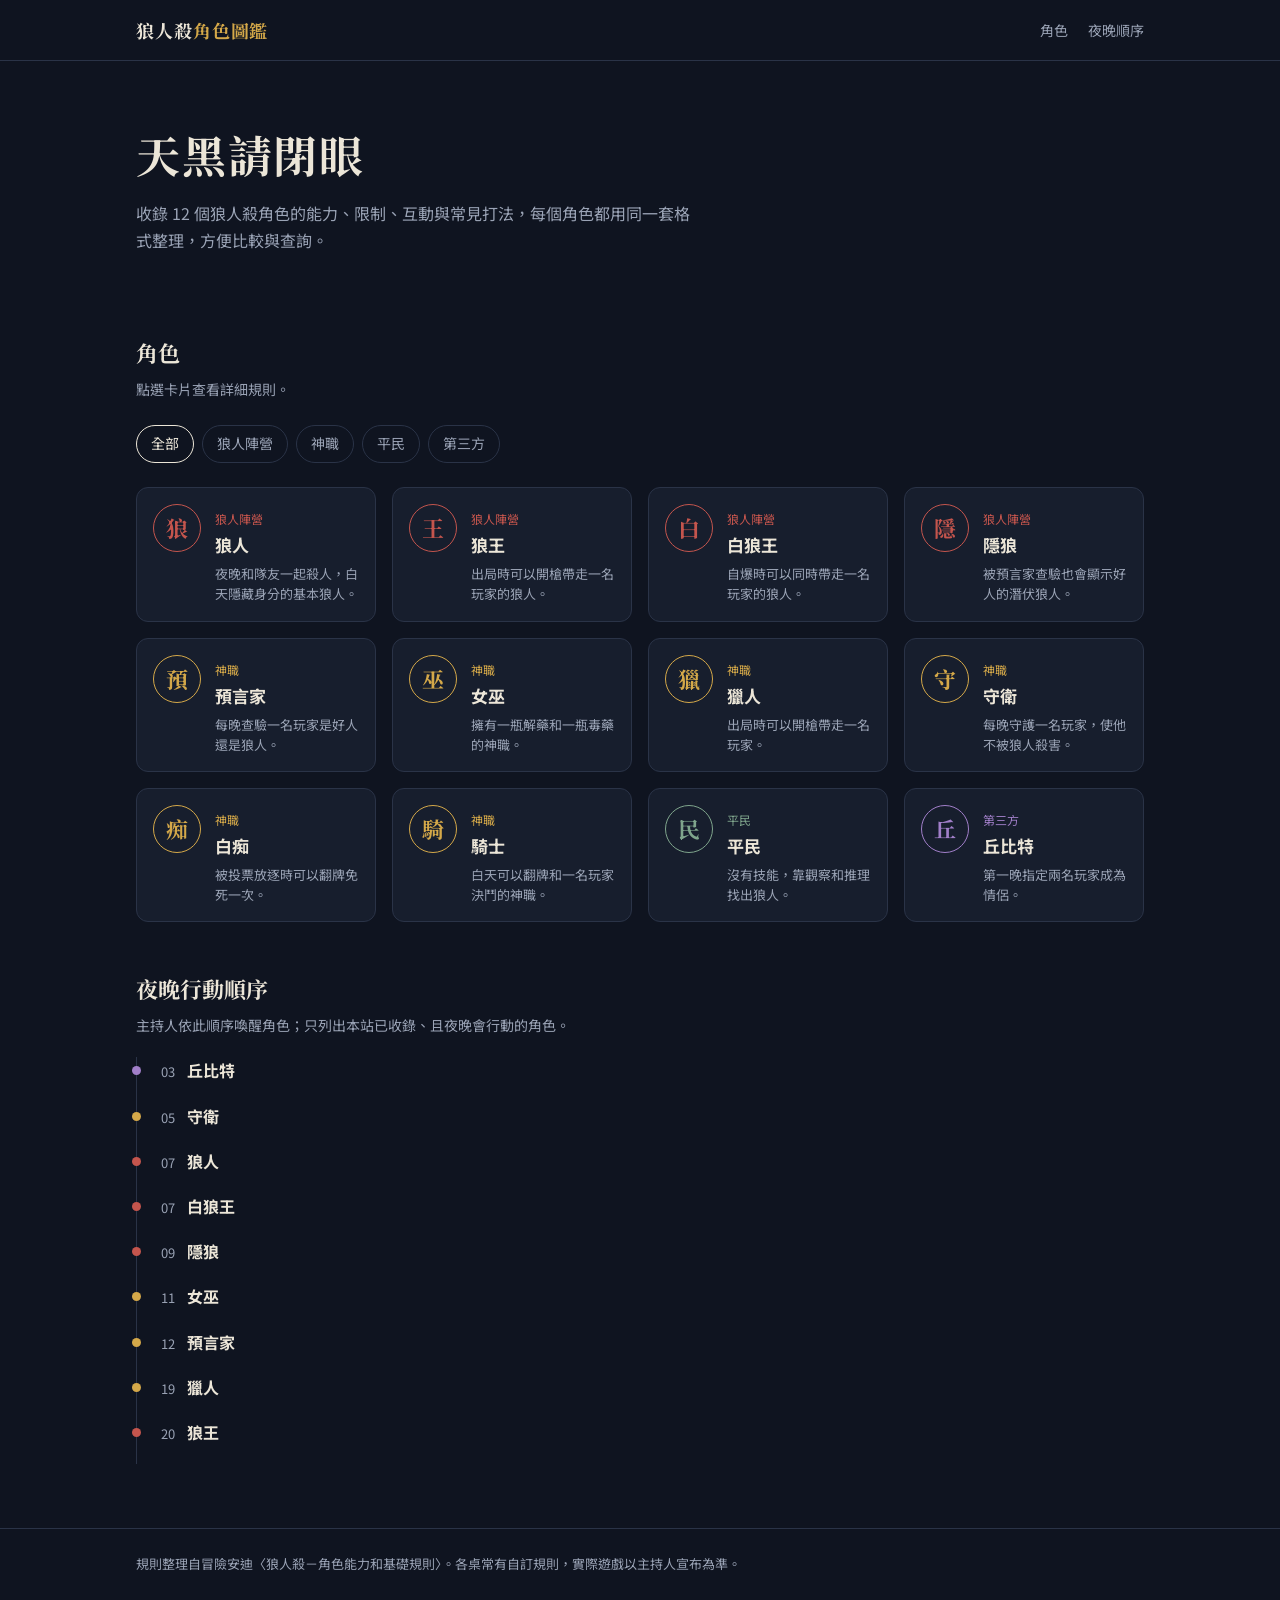
<file: index.html>
<!doctype html>
<html lang="zh-Hant-TW">
<head>
  <meta charset="utf-8">
  <meta name="viewport" content="width=device-width, initial-scale=1">
  <title>狼人殺角色圖鑑</title>
  <link rel="preconnect" href="https://fonts.googleapis.com">
  <link href="https://fonts.googleapis.com/css2?family=Noto+Sans+TC:wght@400;700&family=Noto+Serif+TC:wght@700&display=swap" rel="stylesheet">
  <link rel="stylesheet" href="assets/style.css">
</head>
<body data-page="index">
  <header class="site-header">
    <div class="wrap">
      <a class="brand" href="index.html">狼人殺<span>角色圖鑑</span></a>
      <nav><a href="#roles">角色</a><a href="#night-order">夜晚順序</a></nav>
    </div>
  </header>

  <main class="wrap">
    <div class="hero">
      <h1>天黑請閉眼</h1>
      <p>收錄 <span id="count">—</span> 個狼人殺角色的能力、限制、互動與常見打法，每個角色都用同一套格式整理，方便比較與查詢。</p>
    </div>

    <section id="roles">
      <h2>角色</h2>
      <p class="lead">點選卡片查看詳細規則。</p>
      <div class="filters" id="filters"></div>
      <div class="grid" id="grid"></div>
    </section>

    <section id="night-order">
      <h2>夜晚行動順序</h2>
      <p class="lead">主持人依此順序喚醒角色；只列出本站已收錄、且夜晚會行動的角色。</p>
      <ol class="night" id="night"></ol>
    </section>
  </main>

  <footer class="site-footer">
    <div class="wrap">規則整理自冒險安迪〈狼人殺－角色能力和基礎規則〉。各桌常有自訂規則，實際遊戲以主持人宣布為準。</div>
  </footer>
  <script src="assets/app.js"></script>
</body>
</html>
</file>
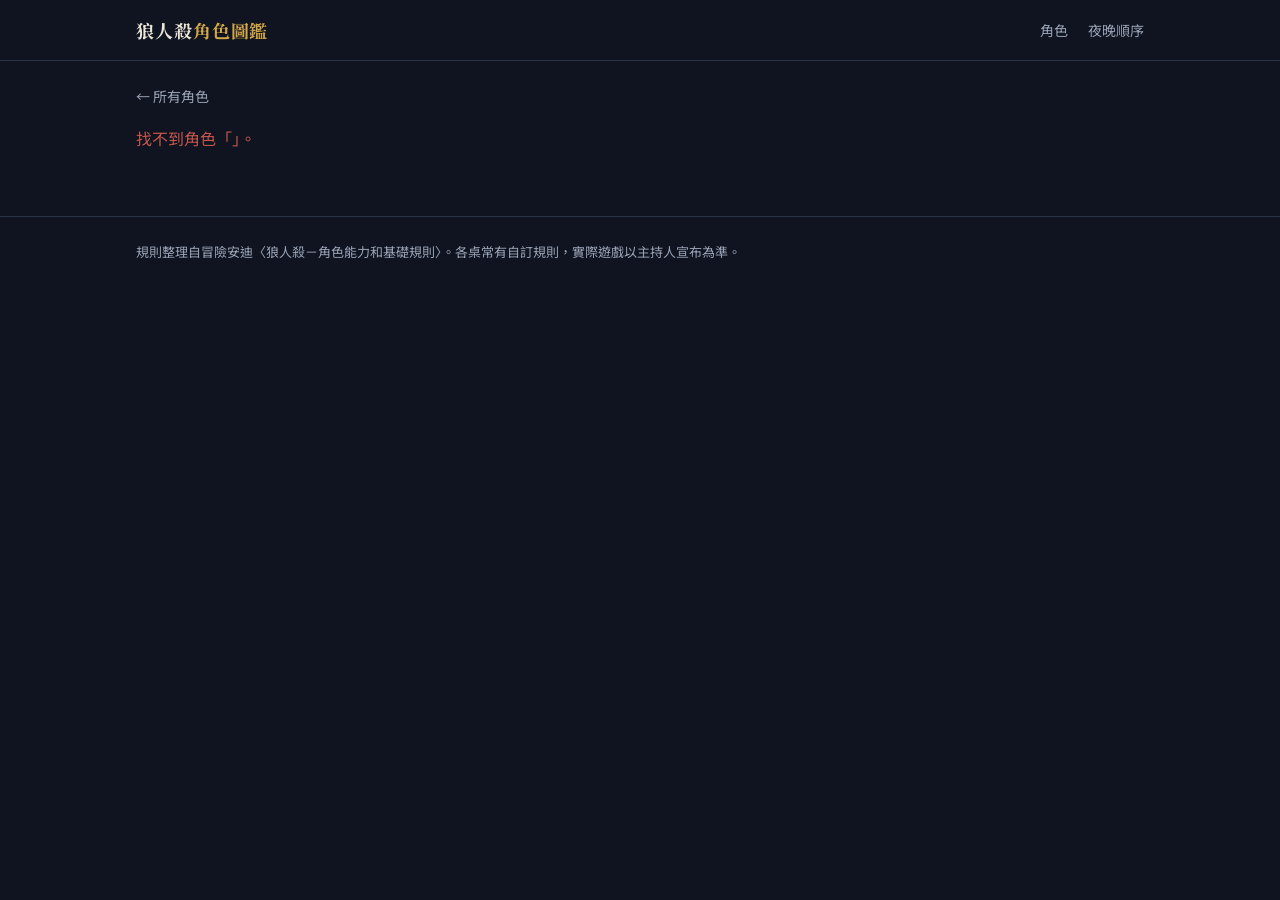
<file: role.html>
<!doctype html>
<html lang="zh-Hant-TW">
<head>
  <meta charset="utf-8">
  <meta name="viewport" content="width=device-width, initial-scale=1">
  <title>狼人殺角色圖鑑</title>
  <link rel="preconnect" href="https://fonts.googleapis.com">
  <link href="https://fonts.googleapis.com/css2?family=Noto+Sans+TC:wght@400;700&family=Noto+Serif+TC:wght@700&display=swap" rel="stylesheet">
  <link rel="stylesheet" href="assets/style.css">
</head>
<body data-page="role">
  <header class="site-header">
    <div class="wrap">
      <a class="brand" href="index.html">狼人殺<span>角色圖鑑</span></a>
      <nav><a href="index.html#roles">角色</a><a href="index.html#night-order">夜晚順序</a></nav>
    </div>
  </header>

  <main class="wrap">
    <a class="back" href="index.html">← 所有角色</a>
    <article id="role"><p>載入中…</p></article>
  </main>

  <footer class="site-footer">
    <div class="wrap">規則整理自冒險安迪〈狼人殺－角色能力和基礎規則〉。各桌常有自訂規則，實際遊戲以主持人宣布為準。</div>
  </footer>
  <script src="assets/app.js"></script>
</body>
</html>
</file>
<file: assets/style.css>
:root {
  --bg: #0f1420;
  --bg-raised: #171e2d;
  --line: #2a3347;
  --text: #ece6d8;
  --text-muted: #9aa3b5;
  --wolf: #c4554d;
  --god: #d4a849;
  --villager: #7fa58c;
  --third: #a17fc9;
  --radius: 12px;
  --serif: "Noto Serif TC", "Songti TC", serif;
  --sans: "Noto Sans TC", "PingFang TC", "Microsoft JhengHei", sans-serif;
}

* { box-sizing: border-box; }

body {
  margin: 0;
  background: var(--bg);
  color: var(--text);
  font-family: var(--sans);
  line-height: 1.7;
}

a { color: inherit; }

.wrap { max-width: 1040px; margin: 0 auto; padding: 0 16px; }

/* 頁首 */
.site-header { border-bottom: 1px solid var(--line); }
.site-header .wrap {
  display: flex; align-items: center; justify-content: space-between;
  height: 60px;
}
.brand { font-family: var(--serif); font-weight: 700; font-size: 18px; text-decoration: none; letter-spacing: .05em; }
.brand span { color: var(--god); }
.site-header nav a { color: var(--text-muted); text-decoration: none; font-size: 14px; margin-left: 20px; }
.site-header nav a:hover { color: var(--text); }

/* 首頁開場 */
.hero { padding: 56px 0 32px; }
.hero h1 { font-family: var(--serif); font-size: clamp(28px, 6vw, 44px); margin: 0 0 8px; letter-spacing: .04em; }
.hero p { color: var(--text-muted); margin: 0; max-width: 560px; }

/* 篩選 */
.filters { display: flex; flex-wrap: wrap; gap: 8px; margin: 24px 0; }
.filter {
  border: 1px solid var(--line); background: transparent; color: var(--text-muted);
  padding: 6px 14px; border-radius: 999px; font: inherit; font-size: 14px; cursor: pointer;
}
.filter[aria-pressed="true"] { color: var(--text); border-color: var(--text); }

/* 角色卡片 */
.grid { display: grid; grid-template-columns: repeat(auto-fill, minmax(220px, 1fr)); gap: 16px; }
.card {
  display: flex; gap: 14px; align-items: flex-start;
  background: var(--bg-raised); border: 1px solid var(--line); border-radius: var(--radius);
  padding: 16px; text-decoration: none; transition: border-color .15s;
}
.card:hover { border-color: var(--camp); }
.glyph {
  flex: none; width: 48px; height: 48px; border-radius: 50%;
  display: grid; place-items: center;
  font-family: var(--serif); font-size: 22px; font-weight: 700;
  color: var(--camp); border: 1.5px solid var(--camp);
}
.card h3 { margin: 0; font-size: 17px; }
.card p { margin: 4px 0 0; font-size: 13px; color: var(--text-muted); line-height: 1.55; }

.camp-tag { font-size: 12px; color: var(--camp); }

[data-camp="wolf"] { --camp: var(--wolf); }
[data-camp="god"] { --camp: var(--god); }
[data-camp="villager"] { --camp: var(--villager); }
[data-camp="third"] { --camp: var(--third); }

/* 夜晚順序 */
section { margin: 48px 0; }
section > h2 { font-family: var(--serif); font-size: 22px; margin: 0 0 6px; }
section > .lead { color: var(--text-muted); margin: 0 0 20px; font-size: 14px; }
.night { list-style: none; margin: 0; padding: 0; border-left: 1px solid var(--line); }
.night li { position: relative; padding: 0 0 18px 24px; }
.night li::before {
  content: ""; position: absolute; left: -5px; top: 9px;
  width: 9px; height: 9px; border-radius: 50%; background: var(--camp);
}
.night .step { color: var(--text-muted); font-size: 13px; margin-right: 8px; font-variant-numeric: tabular-nums; }
.night a { font-weight: 700; text-decoration: none; }
.night a:hover { text-decoration: underline; }

/* 詳細頁 */
.back { display: inline-block; margin: 24px 0 0; color: var(--text-muted); text-decoration: none; font-size: 14px; }
.back:hover { color: var(--text); }
.role-head { display: flex; gap: 20px; align-items: center; padding: 28px 0 8px; }
.role-head .glyph { width: 76px; height: 76px; font-size: 36px; border-width: 2px; }
.role-head h1 { font-family: var(--serif); font-size: 34px; margin: 0; letter-spacing: .05em; }
.role-head .summary { margin: 4px 0 0; color: var(--text-muted); }
.meta { display: flex; flex-wrap: wrap; gap: 8px; margin: 16px 0 8px; }
.pill { border: 1px solid var(--line); border-radius: 999px; padding: 2px 12px; font-size: 13px; color: var(--text-muted); }
.pill.camp { color: var(--camp); border-color: var(--camp); }

.blocks { display: grid; grid-template-columns: repeat(auto-fit, minmax(300px, 1fr)); gap: 16px; margin: 24px 0; }
.block { background: var(--bg-raised); border: 1px solid var(--line); border-radius: var(--radius); padding: 18px 20px; }
.block h2 { margin: 0 0 10px; font-size: 15px; letter-spacing: .08em; color: var(--text-muted); }
.block ul { margin: 0; padding-left: 20px; }
.block li + li { margin-top: 6px; }
.block.note { border-style: dashed; }
.block .empty { color: var(--text-muted); margin: 0; font-size: 14px; }
.interactions a { font-weight: 700; color: var(--camp); text-decoration: none; }
.interactions a:hover { text-decoration: underline; }

.source { color: var(--text-muted); font-size: 13px; margin: 8px 0 0; }
.source a { color: var(--text-muted); }

.site-footer { border-top: 1px solid var(--line); margin-top: 64px; padding: 24px 0 40px; color: var(--text-muted); font-size: 13px; }

.error { color: var(--wolf); }
</file>
